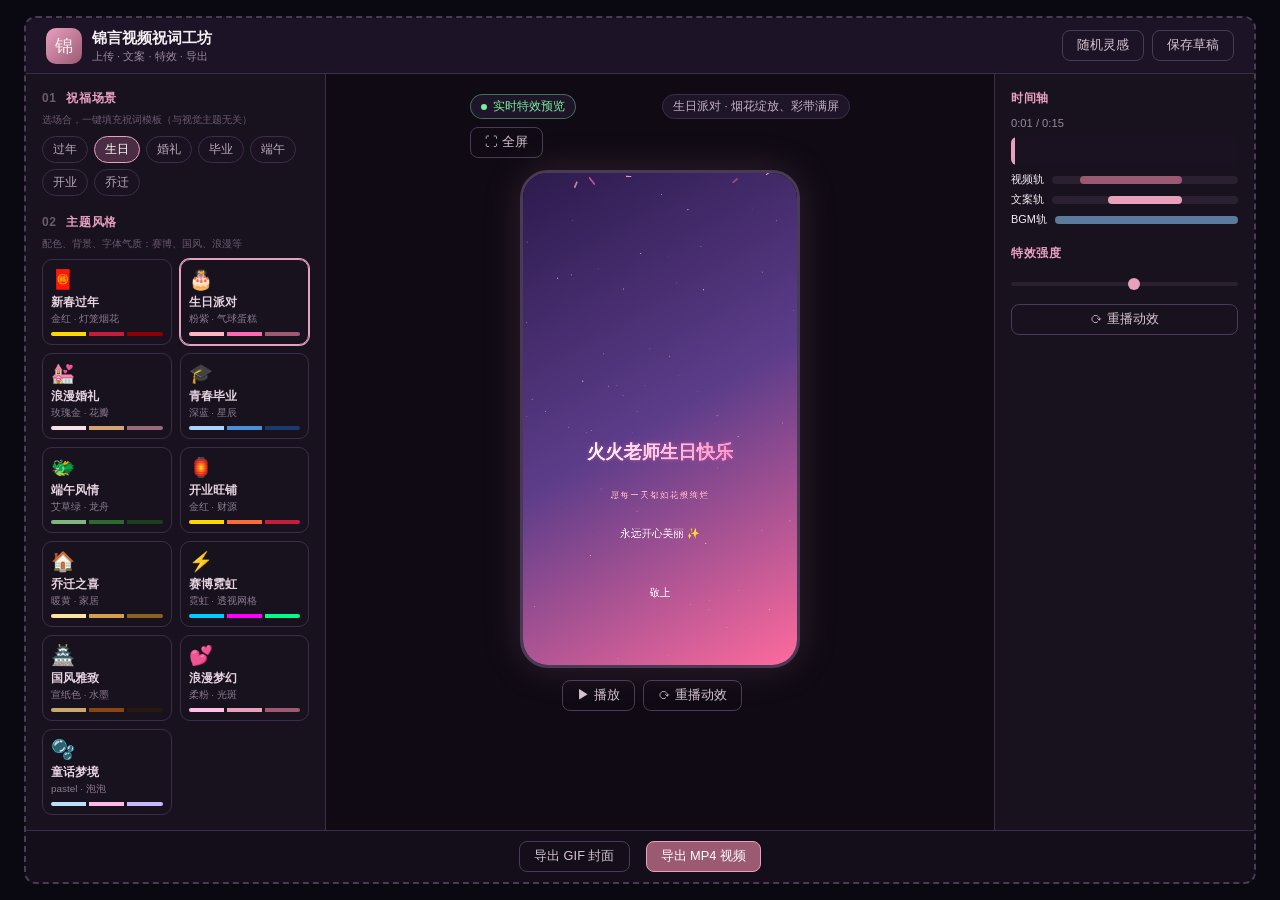
<file: index.html>
<!DOCTYPE html>
<html lang="zh-CN">
<head>
  <meta charset="UTF-8" />
  <meta name="viewport" content="width=device-width, initial-scale=1.0" />
  <title>锦言 · 视频祝词工坊</title>
  <style>
    * { box-sizing: border-box; margin: 0; padding: 0; }
    html, body {
      height: 100%;
      overflow: hidden;
    }
    body {
      font-family: "Segoe UI", "PingFang SC", "Microsoft YaHei", sans-serif;
      background: #0a0810;
      color: #f5eef2;
      padding: 16px 24px;
      display: flex;
      flex-direction: column;
    }
    .app-wrap {
      max-width: 1400px;
      margin: 0 auto;
      width: 100%;
      flex: 1;
      min-height: 0;
    }

    .app-frame {
      border: 2px dashed #4a3a55;
      border-radius: 12px;
      overflow: hidden;
      background: #120e16;
      height: 100%;
      min-height: 0;
      display: grid;
      grid-template-rows: 56px 1fr 52px;
      grid-template-columns: 300px 1fr 260px;
    }
    .header,
    .footer-bar {
      flex-shrink: 0;
    }
    .header {
      grid-column: 1 / -1;
      display: flex;
      align-items: center;
      justify-content: space-between;
      padding: 0 20px;
      background: rgba(30, 20, 40, 0.9);
      border-bottom: 1px solid #3d2d48;
    }
    .logo { display: flex; align-items: center; gap: 10px; }
    .logo-icon {
      width: 36px; height: 36px;
      background: linear-gradient(135deg, #e8a0bf, #9b5a72);
      border-radius: 10px;
      display: flex; align-items: center; justify-content: center;
      font-size: 1.1rem;
    }
    .logo span { font-size: 0.95rem; font-weight: 600; }
    .logo small { display: block; font-size: 0.7rem; color: #9a8a9e; font-weight: 400; }
    .header-actions { display: flex; gap: 8px; }
    .btn {
      padding: 6px 14px;
      border-radius: 8px;
      font-size: 0.8rem;
      border: 1px solid #4a3a55;
      background: transparent;
      color: #d4c4d0;
      cursor: pointer;
    }
    .btn:hover:not(:disabled) { border-color: #e8a0bf; color: #fff; }
    .btn:disabled { opacity: 0.5; cursor: not-allowed; }
    .btn-primary {
      background: #9b5a72;
      border-color: #e8a0bf;
      color: #fff;
    }

    .panel-left,
    .panel-right {
      min-height: 0;
      overflow-x: hidden;
      overflow-y: auto;
      overscroll-behavior: contain;
      scrollbar-width: thin;
      scrollbar-color: #6a4a6a #1a1220;
    }
    .panel-left::-webkit-scrollbar,
    .panel-right::-webkit-scrollbar {
      width: 8px;
    }
    .panel-left::-webkit-scrollbar-track,
    .panel-right::-webkit-scrollbar-track {
      background: #1a1220;
    }
    .panel-left::-webkit-scrollbar-thumb,
    .panel-right::-webkit-scrollbar-thumb {
      background: #5a4060;
      border-radius: 4px;
    }
    .panel-left::-webkit-scrollbar-thumb:hover,
    .panel-right::-webkit-scrollbar-thumb:hover {
      background: #e8a0bf;
    }
    .panel-left {
      padding: 16px;
      border-right: 1px solid #3d2d48;
      background: rgba(25, 18, 32, 0.95);
    }
    .panel-center {
      padding: 20px;
      display: flex;
      flex-direction: column;
      align-items: center;
      background: #0f0a14;
      min-height: 0;
      overflow: hidden;
    }
    .panel-right {
      padding: 16px;
      border-left: 1px solid #3d2d48;
      background: rgba(25, 18, 32, 0.85);
    }

    .block { margin-bottom: 18px; }
    .block h3 {
      font-size: 0.75rem;
      color: #e8a0bf;
      margin-bottom: 10px;
      letter-spacing: 0.05em;
    }
    .block h3 em {
      font-style: normal;
      color: #6a5a6e;
      margin-right: 6px;
    }
    .scene-tabs {
      display: flex;
      flex-wrap: wrap;
      gap: 6px;
    }
    .chip {
      padding: 5px 10px;
      font-size: 0.72rem;
      border-radius: 20px;
      border: 1px solid #3d2d48;
      background: #1a1220;
      color: #b8a8b8;
      cursor: pointer;
    }
    .chip.on { background: #4a2d42; border-color: #e8a0bf; color: #fff; }

    .line-item {
      border: 1px solid #3d2d48;
      border-radius: 8px;
      padding: 8px 10px;
      margin-bottom: 6px;
      font-size: 0.72rem;
    }
    .line-item summary {
      cursor: pointer;
      list-style: none;
      display: flex;
      justify-content: space-between;
      align-items: center;
    }
    .line-item summary::-webkit-details-marker { display: none; }
    .line-item strong { color: #e8d4e0; }
    .line-detail {
      margin-top: 8px;
      display: flex;
      flex-direction: column;
      gap: 6px;
    }
    .line-detail input[type="text"],
    .line-detail select,
    .digit-input {
      width: 100%;
      padding: 6px 8px;
      border-radius: 6px;
      border: 1px solid #3d2d48;
      background: #0f0a12;
      color: #e8d4e0;
      font-size: 0.72rem;
    }
    .digit-hint { font-size: 0.68rem; color: #6a5a6e; margin-top: 4px; }
    .digit-select {
      width: 100%;
      padding: 6px 8px;
      border-radius: 6px;
      border: 1px solid #3d2d48;
      background: #0f0a12;
      color: #e8d4e0;
      font-size: 0.72rem;
      margin-bottom: 6px;
    }
    .digit-opts { display: grid; grid-template-columns: 1fr 1fr; gap: 8px; margin-top: 8px; }
    .digit-opts label { font-size: 0.68rem; color: #9a8a9e; display: block; margin-bottom: 4px; }
    .line-add {
      border: 1px dashed #4a3a55;
      text-align: center;
      padding: 8px;
      cursor: pointer;
      color: #9a8a9e;
      border-radius: 8px;
      font-size: 0.72rem;
    }
    .line-add:hover { border-color: #e8a0bf; color: #e8a0bf; }

    .upload-box {
      border: 1px dashed #5a4a65;
      border-radius: 10px;
      padding: 12px;
      text-align: center;
      margin-bottom: 8px;
      font-size: 0.75rem;
      color: #9a8a9e;
      cursor: pointer;
    }
    .upload-box:hover { border-color: #e8a0bf; }
    .upload-box.ok { border-color: #7bed9f66; color: #7bed9f; }
    .upload-box .icon { font-size: 1.4rem; margin-bottom: 4px; }

    .ctrl-row {
      font-size: 0.7rem;
      color: #9a8a9e;
      margin: 8px 0 4px;
      display: flex;
      justify-content: space-between;
    }
    input[type="range"] {
      width: 100%;
      height: 4px;
      -webkit-appearance: none;
      background: #2a2030;
      border-radius: 2px;
      margin: 4px 0 8px;
    }
    input[type="range"]::-webkit-slider-thumb {
      -webkit-appearance: none;
      width: 12px; height: 12px;
      background: #e8a0bf;
      border-radius: 50%;
      cursor: pointer;
    }

    .fx-grid {
      display: grid;
      grid-template-columns: 1fr 1fr;
      gap: 8px;
    }
    .fx-card {
      border: 1px solid #3d2d48;
      border-radius: 10px;
      padding: 8px;
      font-size: 0.68rem;
      text-align: center;
      cursor: pointer;
    }
    .fx-card.on { border-color: #e8a0bf; box-shadow: 0 0 0 1px #e8a0bf; }
    .fx-thumb {
      height: 36px;
      background: linear-gradient(135deg, #2d1b4e, #5c3d8a);
      border-radius: 6px;
      margin-bottom: 6px;
    }
    .fx-card.cyber .fx-thumb {
      background: linear-gradient(135deg, #050508, #1a1030);
      border: 1px solid #00ccff44;
    }

    .theme-grid {
      display: grid;
      grid-template-columns: 1fr 1fr;
      gap: 8px;
    }
    .theme-card {
      border: 1px solid #3d2d48;
      border-radius: 10px;
      padding: 8px;
      font-size: 0.68rem;
      cursor: pointer;
      text-align: left;
    }
    .theme-card.on { border-color: #e8a0bf; box-shadow: 0 0 0 1px #e8a0bf; }
    .theme-card .theme-icon { font-size: 1.2rem; display: block; margin-bottom: 4px; }
    .theme-card strong { display: block; color: #e8d4e0; font-size: 0.72rem; margin-bottom: 2px; }
    .theme-card small { color: #8a7a8e; font-size: 0.62rem; }
    .theme-colors { display: flex; gap: 3px; margin-top: 6px; height: 4px; border-radius: 2px; overflow: hidden; }
    .theme-colors i { flex: 1; }
    .block-desc { font-size: 0.65rem; color: #6a5a6e; margin: -4px 0 8px; line-height: 1.4; }

    .preview-toolbar {
      width: 100%;
      max-width: 380px;
      display: flex;
      align-items: center;
      justify-content: space-between;
      flex-wrap: wrap;
      gap: 8px;
      margin-bottom: 12px;
      font-size: 0.72rem;
    }
    .badge {
      padding: 4px 10px;
      border-radius: 20px;
      background: #1f1528;
      border: 1px solid #3d2d48;
      color: #c4b4c4;
    }
    .badge.live { border-color: #7bed9f66; color: #7bed9f; }
    .badge.live::before {
      content: "";
      display: inline-block;
      width: 6px; height: 6px;
      background: #7bed9f;
      border-radius: 50%;
      margin-right: 6px;
      animation: pulse 1.2s infinite;
    }
    @keyframes pulse { 50% { opacity: 0.4; } }

    .phone-frame {
      width: 280px;
      height: 498px;
      border-radius: 28px;
      border: 3px solid #4a3a55;
      box-shadow: 0 0 40px rgba(232, 160, 191, 0.15), inset 0 0 60px rgba(0,0,0,0.4);
      overflow: hidden;
      position: relative;
      background: #0f0a12;
    }
    #preview-canvas {
      width: 100%;
      height: 100%;
      display: block;
    }

    .preview-actions {
      margin-top: 12px;
      display: flex;
      gap: 8px;
      font-size: 0.72rem;
    }

    .timeline {
      font-size: 0.7rem;
      color: #9a8a9e;
    }
    .tl-track {
      height: 28px;
      background: #1a1220;
      border-radius: 6px;
      margin: 8px 0;
      position: relative;
      overflow: hidden;
    }
    .tl-active {
      position: absolute;
      height: 100%;
      background: rgba(232, 160, 191, 0.25);
      border-left: 2px solid #e8a0bf;
      border-right: 2px solid #e8a0bf;
      pointer-events: none;
    }
    .tl-row {
      display: flex;
      align-items: center;
      gap: 8px;
      margin: 6px 0;
      font-size: 0.68rem;
    }
    .tl-bar {
      flex: 1;
      height: 8px;
      background: #2a2030;
      border-radius: 4px;
      position: relative;
    }
    .tl-bar span {
      position: absolute;
      height: 100%;
      border-radius: 4px;
      background: #9b5a72;
    }

    .footer-bar {
      grid-column: 1 / -1;
      display: flex;
      align-items: center;
      justify-content: center;
      gap: 16px;
      border-top: 1px solid #3d2d48;
      background: rgba(20, 14, 26, 0.95);
    }

    .toast {
      position: fixed;
      bottom: 24px;
      left: 50%;
      transform: translateX(-50%);
      padding: 10px 20px;
      background: #3d2548;
      border: 1px solid #e8a0bf;
      border-radius: 8px;
      font-size: 0.85rem;
      opacity: 0;
      transition: opacity 0.3s;
      pointer-events: none;
      z-index: 100;
    }
    .toast.show { opacity: 1; }

    .export-progress {
      font-size: 0.72rem;
      color: #7bed9f;
      margin-left: 8px;
    }

    #boot-warn {
      display: none;
      flex-shrink: 0;
      max-width: 1400px;
      margin: 0 auto 12px;
      width: 100%;
      padding: 12px 16px;
      background: #4a2030;
      border: 1px solid #e8a0bf;
      border-radius: 10px;
      font-size: 0.85rem;
      color: #ffd4e8;
      line-height: 1.5;
    }
    .file-protocol #boot-warn { display: block; }

    @media (max-width: 900px) {
      body { padding: 12px; }
      .app-frame {
        grid-template-columns: 1fr;
        grid-template-rows: 56px minmax(0, 38vh) 1fr minmax(0, 28vh) 52px;
      }
      .panel-left { max-height: none; }
      .panel-right { border-left: none; border-top: 1px solid #3d2d48; }
    }
  </style>
</head>
<body>
  <div id="boot-warn">
    ⚠️ 当前是直接打开本地 HTML，脚本无法加载，场景/预览/导出都不会工作。
    请在项目目录打开终端执行 <code>python -m http.server 8765</code>，再访问
    <a href="http://localhost:8765/" style="color:#7bed9f">http://localhost:8765/</a>
  </div>
  <div class="app-wrap">
    <div class="app-frame">
      <header class="header">
        <div class="logo">
          <div class="logo-icon">锦</div>
          <div>
            <span>锦言视频祝词工坊</span>
            <small>上传 · 文案 · 特效 · 导出</small>
          </div>
        </div>
        <div class="header-actions">
          <button type="button" class="btn" id="btn-random">随机灵感</button>
          <button type="button" class="btn" id="btn-draft">保存草稿</button>
        </div>
      </header>

      <aside class="panel-left">
        <div class="block">
          <h3><em>01</em> 祝福场景</h3>
          <p class="block-desc">选场合，一键填充祝词模板（与视觉主题无关）</p>
          <div class="scene-tabs" id="scene-tabs">
            <span class="chip" data-scene="newyear">过年</span>
            <span class="chip on" data-scene="birthday">生日</span>
            <span class="chip" data-scene="wedding">婚礼</span>
            <span class="chip" data-scene="graduate">毕业</span>
            <span class="chip" data-scene="festival">端午</span>
            <span class="chip" data-scene="business">开业</span>
            <span class="chip" data-scene="house">乔迁</span>
          </div>
        </div>
        <div class="block">
          <h3><em>02</em> 主题风格</h3>
          <p class="block-desc">配色、背景、字体气质：赛博、国风、浪漫等</p>
          <div class="theme-grid" id="theme-grid"></div>
        </div>
        <div class="block" id="digit-pop-block">
          <h3><em>03</em> 弹跳数字</h3>
          <div class="ctrl-row"><span>逐字弹出</span><span id="digit-count">0 位</span></div>
          <input type="text" class="digit-input" id="digit-input" placeholder="输入数字，如 1008、2026、18" maxlength="12" autocomplete="off" />
          <div class="digit-opts">
            <div>
              <label for="digit-entrance">出现方式</label>
              <select class="digit-select" id="digit-entrance"></select>
            </div>
            <div>
              <label for="digit-loop-effect">数字效果</label>
              <select class="digit-select" id="digit-loop-effect"></select>
            </div>
          </div>
          <p class="digit-hint">不输入则不显示数字；有数字时下方祝词会自动下移留出空隙</p>
        </div>
        <div class="block">
          <h3><em>04</em> 自定义文案</h3>
          <div id="text-lines">
            <details class="line-item open" open>
              <summary><strong>行1 · 标题</strong> 火火老师生日快乐 ▾</summary>
            </details>
            <details class="line-item open" open>
              <summary><strong>行2 · 副标题</strong> 愿每一天都如花般绚烂 ▾</summary>
            </details>
            <details class="line-item open" open>
              <summary><strong>行3 · 正文</strong> 永远开心美丽 ✨ ▾</summary>
            </details>
            <details class="line-item open" open>
              <summary><strong>行4 · 署名</strong> 敬上 ▾</summary>
            </details>
          </div>
          <div class="line-add" id="btn-add-line">+ 增加一行</div>
        </div>
        <div class="block">
          <h3><em>05</em> 媒体素材</h3>
          <input type="file" id="input-video" accept="video/mp4,video/webm,video/quicktime" hidden />
          <input type="file" id="input-audio" accept="audio/mpeg,audio/wav,audio/mp4,audio/*" hidden />
          <div class="upload-box" id="upload-video">
            <div class="icon">🎬</div>上传视频<br><small>mp4 / webm</small>
          </div>
          <div class="upload-box" id="upload-audio">
            <div class="icon">🎵</div>上传音乐<br><small>mp3 / wav</small>
          </div>
        </div>
        <div class="block">
          <h3><em>06</em> 视频调节</h3>
          <div class="ctrl-row"><span>裁剪入点</span><span id="val-trim-start">0:00</span></div>
          <input type="range" id="trim-start" min="0" max="100" value="0" />
          <div class="ctrl-row"><span>裁剪出点</span><span id="val-trim-end">0:15</span></div>
          <input type="range" id="trim-end" min="0" max="100" value="100" />
          <div class="ctrl-row"><span>视频音量</span><span id="val-vol-video">80%</span></div>
          <input type="range" id="vol-video" min="0" max="100" value="80" />
          <div class="ctrl-row"><span>BGM 音量</span><span id="val-vol-audio">70%</span></div>
          <input type="range" id="vol-audio" min="0" max="100" value="70" />
          <div class="ctrl-row"><span>视频透明度</span><span id="val-opacity">85%</span></div>
          <input type="range" id="video-opacity" min="0" max="100" value="85" />
          <label class="ctrl-row" style="cursor:pointer">
            <span>静音原声</span>
            <input type="checkbox" id="mute-original" />
          </label>
        </div>
        <div class="block">
          <h3><em>07</em> 装饰特效</h3>
          <p class="block-desc">粒子、烟花、彩带、闪光等，可叠加；主题只改外观</p>
          <div class="fx-grid" id="fx-grid">
            <div class="fx-card on" data-fx="fx-firework-burst">
              <div class="fx-thumb" style="background:#1a0500"></div>
              烟花绽放
            </div>
            <div class="fx-card on" data-fx="fx-confetti-classic">
              <div class="fx-thumb" style="background:#0d3320"></div>
              彩带满屏
            </div>
            <div class="fx-card on" data-fx="fx-particle-starfield">
              <div class="fx-thumb"></div>
              星空粒子
            </div>
            <div class="fx-card" data-fx="fx-aurora-bg">
              <div class="fx-thumb"></div>
              极光氛围
            </div>
            <div class="fx-card cyber" data-fx="fx-neon-grid">
              <div class="fx-thumb" style="background:linear-gradient(135deg,#050508,#1a1030);border:1px solid #00ccff44"></div>
              霓虹网格
            </div>
            <div class="fx-card" data-fx="fx-shockwave-flash">
              <div class="fx-thumb" style="background:#2a2030"></div>
              冲击波闪光
            </div>
          </div>
          <div class="ctrl-row" style="margin-top:10px"><span>特效层透明度</span><span id="val-fx-opacity">100%</span></div>
          <input type="range" id="fx-opacity" min="20" max="100" value="100" />
        </div>
      </aside>

      <main class="panel-center">
        <div class="preview-toolbar">
          <span class="badge live">实时特效预览</span>
          <span class="badge" id="badge-fx">生日派对 · 烟花</span>
          <button type="button" class="btn" id="btn-fullscreen">⛶ 全屏</button>
        </div>
        <div class="phone-frame" id="phone-frame">
          <canvas id="preview-canvas" width="720" height="1280"></canvas>
        </div>
        <div class="preview-actions">
          <button type="button" class="btn" id="btn-play">▶ 播放</button>
          <button type="button" class="btn" id="btn-replay-fx">⟳ 重播动效</button>
          <span class="export-progress" id="export-status"></span>
        </div>
      </main>

      <aside class="panel-right">
        <div class="block">
          <h3>时间轴</h3>
          <div class="timeline" id="timeline-label">00:00 / 00:15</div>
          <div class="tl-track"><div class="tl-active" id="tl-trim-visual"></div></div>
          <div class="tl-row">视频轨 <div class="tl-bar"><span id="tl-video-bar" style="left:15%;width:55%"></span></div></div>
          <div class="tl-row">文案轨 <div class="tl-bar"><span id="tl-text-bar" style="left:30%;width:40%;background:#e8a0bf"></span></div></div>
          <div class="tl-row">BGM轨 <div class="tl-bar"><span id="tl-bgm-bar" style="left:0;width:100%;background:#5c7a9b"></span></div></div>
        </div>
        <div class="block">
          <h3>特效强度</h3>
          <input type="range" id="fx-intensity" min="40" max="150" value="100" />
          <button type="button" class="btn" id="btn-replay-tl" style="width:100%;margin-top:10px">⟳ 重播动效</button>
        </div>
      </aside>

      <footer class="footer-bar">
        <button type="button" class="btn" id="btn-export-gif">导出 GIF 封面</button>
        <button type="button" class="btn btn-primary" id="btn-export">导出 MP4 视频</button>
      </footer>
    </div>
  </div>
  <div class="toast" id="toast"></div>
  <script>
    if (location.protocol === "file:") document.documentElement.classList.add("file-protocol");
  </script>
  <script type="module" src="app.js"></script>
</body>
</html>
</file>
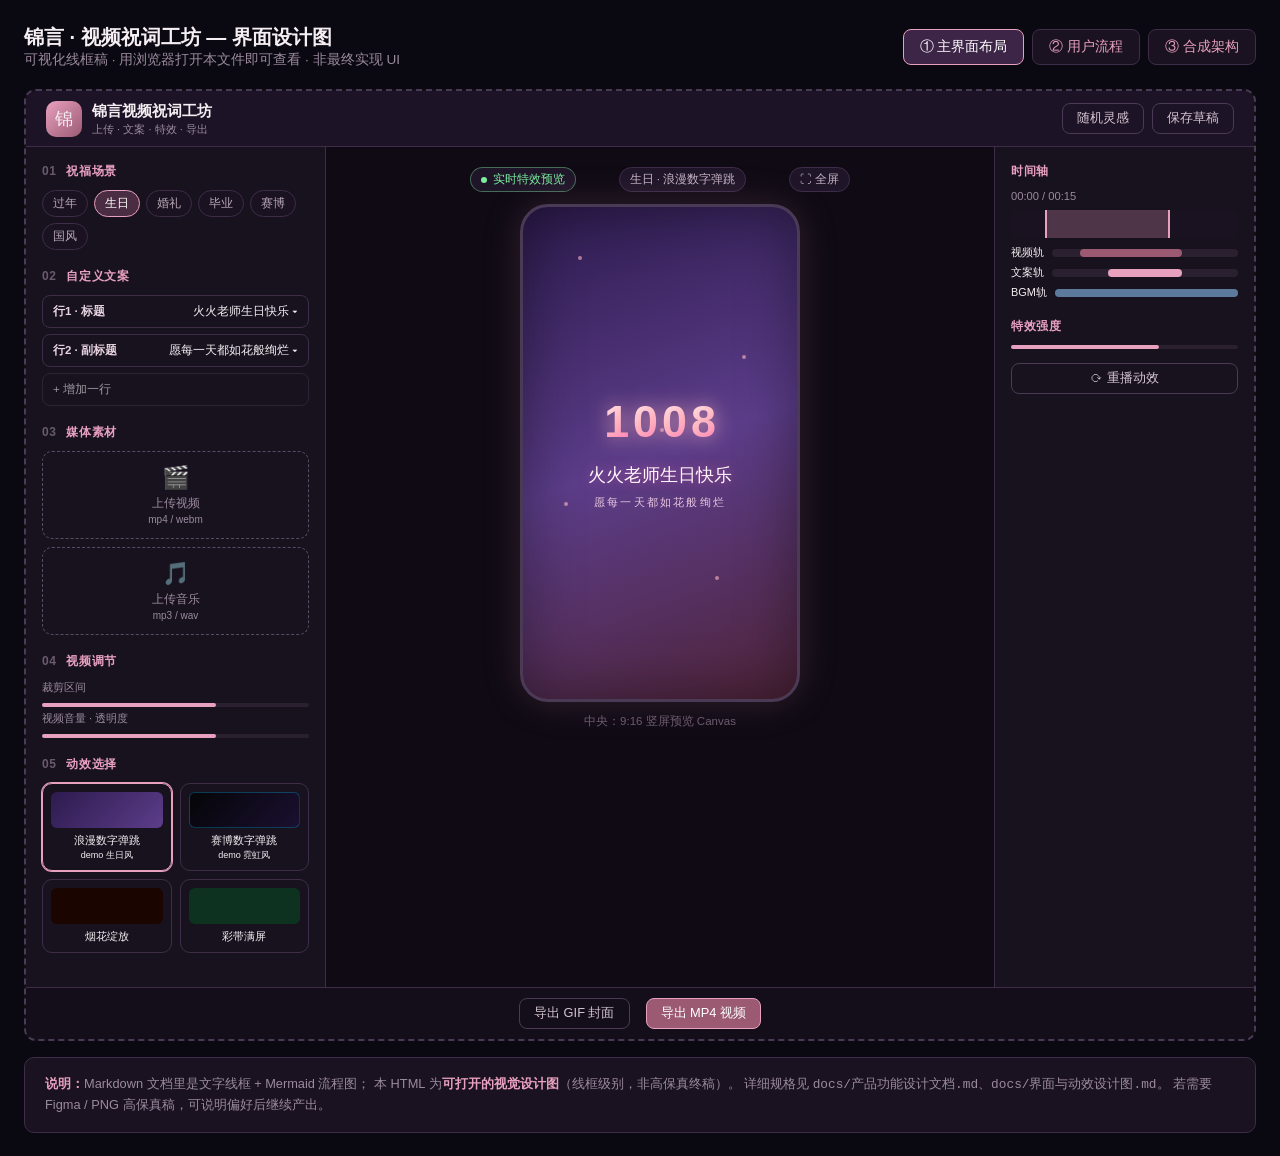
<file: docs/design-mockup.html>
<!DOCTYPE html>
<html lang="zh-CN">
<head>
  <meta charset="UTF-8" />
  <meta name="viewport" content="width=device-width, initial-scale=1.0" />
  <title>锦言 · 界面设计图（可交互线框）</title>
  <style>
    * { box-sizing: border-box; margin: 0; padding: 0; }
    body {
      font-family: "Segoe UI", "PingFang SC", "Microsoft YaHei", sans-serif;
      background: #0a0810;
      color: #f5eef2;
      min-height: 100vh;
      padding: 24px;
    }
    .doc-bar {
      max-width: 1400px;
      margin: 0 auto 20px;
      display: flex;
      align-items: center;
      justify-content: space-between;
      flex-wrap: wrap;
      gap: 12px;
    }
    .doc-bar h1 { font-size: 1.25rem; font-weight: 600; }
    .doc-bar p { font-size: 0.85rem; color: #9a8a9e; }
    .tabs {
      display: flex;
      gap: 8px;
    }
    .tabs button {
      padding: 8px 16px;
      border: 1px solid #3d2d48;
      background: #1a1220;
      color: #e8a0bf;
      border-radius: 8px;
      cursor: pointer;
      font-size: 0.85rem;
    }
    .tabs button.active {
      background: #3d2548;
      border-color: #e8a0bf;
      color: #fff;
    }
    .screen { display: none; max-width: 1400px; margin: 0 auto; }
    .screen.active { display: block; }

    /* —— 主界面 —— */
    .app-frame {
      border: 2px dashed #4a3a55;
      border-radius: 12px;
      overflow: hidden;
      background: #120e16;
      min-height: 720px;
      display: grid;
      grid-template-rows: 56px 1fr 52px;
      grid-template-columns: 300px 1fr 260px;
    }
    .header {
      grid-column: 1 / -1;
      display: flex;
      align-items: center;
      justify-content: space-between;
      padding: 0 20px;
      background: rgba(30, 20, 40, 0.9);
      border-bottom: 1px solid #3d2d48;
    }
    .logo { display: flex; align-items: center; gap: 10px; }
    .logo-icon {
      width: 36px; height: 36px;
      background: linear-gradient(135deg, #e8a0bf, #9b5a72);
      border-radius: 10px;
      display: flex; align-items: center; justify-content: center;
      font-size: 1.1rem;
    }
    .logo span { font-size: 0.95rem; font-weight: 600; }
    .logo small { display: block; font-size: 0.7rem; color: #9a8a9e; font-weight: 400; }
    .header-actions { display: flex; gap: 8px; }
    .btn {
      padding: 6px 14px;
      border-radius: 8px;
      font-size: 0.8rem;
      border: 1px solid #4a3a55;
      background: transparent;
      color: #d4c4d0;
      cursor: default;
    }
    .btn-primary {
      background: #9b5a72;
      border-color: #e8a0bf;
      color: #fff;
    }

    .panel-left {
      padding: 16px;
      border-right: 1px solid #3d2d48;
      background: rgba(25, 18, 32, 0.95);
      overflow-y: auto;
    }
    .panel-center {
      padding: 20px;
      display: flex;
      flex-direction: column;
      align-items: center;
      background: #0f0a14;
    }
    .panel-right {
      padding: 16px;
      border-left: 1px solid #3d2d48;
      background: rgba(25, 18, 32, 0.85);
    }

    .block { margin-bottom: 18px; }
    .block h3 {
      font-size: 0.75rem;
      color: #e8a0bf;
      margin-bottom: 10px;
      letter-spacing: 0.05em;
    }
    .block h3 em {
      font-style: normal;
      color: #6a5a6e;
      margin-right: 6px;
    }
    .scene-tabs {
      display: flex;
      flex-wrap: wrap;
      gap: 6px;
    }
    .chip {
      padding: 5px 10px;
      font-size: 0.72rem;
      border-radius: 20px;
      border: 1px solid #3d2d48;
      background: #1a1220;
      color: #b8a8b8;
    }
    .chip.on { background: #4a2d42; border-color: #e8a0bf; color: #fff; }
    .textarea-mock {
      width: 100%;
      height: 72px;
      border: 1px dashed #4a3a55;
      border-radius: 8px;
      padding: 10px;
      font-size: 0.75rem;
      color: #8a7a8e;
      background: #0f0a12;
    }
    .line-item {
      border: 1px solid #3d2d48;
      border-radius: 8px;
      padding: 8px 10px;
      margin-bottom: 6px;
      font-size: 0.72rem;
      display: flex;
      justify-content: space-between;
      align-items: center;
    }
    .line-item strong { color: #e8d4e0; }
    .upload-box {
      border: 1px dashed #5a4a65;
      border-radius: 10px;
      padding: 12px;
      text-align: center;
      margin-bottom: 8px;
      font-size: 0.75rem;
      color: #9a8a9e;
    }
    .upload-box .icon { font-size: 1.4rem; margin-bottom: 4px; }
    .slider-mock {
      height: 4px;
      background: #2a2030;
      border-radius: 2px;
      margin: 8px 0 4px;
      position: relative;
    }
    .slider-mock::after {
      content: "";
      position: absolute;
      left: 0; top: 0; height: 100%;
      width: 65%;
      background: #e8a0bf;
      border-radius: 2px;
    }
    .fx-grid {
      display: grid;
      grid-template-columns: 1fr 1fr;
      gap: 8px;
    }
    .fx-card {
      border: 1px solid #3d2d48;
      border-radius: 10px;
      padding: 8px;
      font-size: 0.68rem;
      text-align: center;
    }
    .fx-card.on { border-color: #e8a0bf; box-shadow: 0 0 0 1px #e8a0bf; }
    .fx-thumb {
      height: 36px;
      background: linear-gradient(135deg, #2d1b4e, #5c3d8a);
      border-radius: 6px;
      margin-bottom: 6px;
    }
    .fx-card.cyber .fx-thumb {
      background: linear-gradient(135deg, #050508, #1a1030);
      border: 1px solid #00ccff44;
    }

    .preview-toolbar {
      width: 100%;
      max-width: 380px;
      display: flex;
      align-items: center;
      justify-content: space-between;
      margin-bottom: 12px;
      font-size: 0.72rem;
    }
    .badge {
      padding: 4px 10px;
      border-radius: 20px;
      background: #1f1528;
      border: 1px solid #3d2d48;
      color: #c4b4c4;
    }
    .badge.live { border-color: #7bed9f66; color: #7bed9f; }
    .badge.live::before {
      content: "";
      display: inline-block;
      width: 6px; height: 6px;
      background: #7bed9f;
      border-radius: 50%;
      margin-right: 6px;
      animation: pulse 1.2s infinite;
    }
    @keyframes pulse { 50% { opacity: 0.4; } }

    .phone-frame {
      width: 280px;
      height: 498px;
      border-radius: 28px;
      border: 3px solid #4a3a55;
      box-shadow: 0 0 40px rgba(232, 160, 191, 0.15), inset 0 0 60px rgba(0,0,0,0.4);
      overflow: hidden;
      position: relative;
      background: linear-gradient(160deg, #2d1b4e, #5c3d8a, #ff6b9d44);
    }
    .phone-inner {
      position: absolute;
      inset: 0;
      display: flex;
      flex-direction: column;
      align-items: center;
      justify-content: center;
      padding: 24px;
      text-align: center;
    }
    .digit-row {
      display: flex;
      gap: 4px;
      font-size: 2.8rem;
      font-weight: 900;
      margin-bottom: 16px;
      text-shadow: 0 0 20px rgba(255, 182, 193, 0.8);
    }
    .digit-row span {
      background: linear-gradient(145deg, #fff, #ffb6c1, #ff69b4);
      -webkit-background-clip: text;
      background-clip: text;
      color: transparent;
    }
    .preview-title {
      font-size: 1.1rem;
      color: #fff5fb;
      margin-bottom: 8px;
      text-shadow: 0 0 12px rgba(255, 105, 180, 0.5);
    }
    .preview-sub { font-size: 0.7rem; color: rgba(255, 220, 240, 0.85); letter-spacing: 0.2em; }
    .particles {
      position: absolute;
      inset: 0;
      pointer-events: none;
      opacity: 0.6;
    }
    .particles i {
      position: absolute;
      width: 4px; height: 4px;
      background: #ffb6c1;
      border-radius: 50%;
    }
    .particles i:nth-child(1) { top: 10%; left: 20%; }
    .particles i:nth-child(2) { top: 30%; left: 80%; }
    .particles i:nth-child(3) { top: 60%; left: 15%; }
    .particles i:nth-child(4) { top: 75%; left: 70%; }
    .particles i:nth-child(5) { top: 45%; left: 50%; }

    .timeline {
      font-size: 0.7rem;
      color: #9a8a9e;
    }
    .tl-track {
      height: 28px;
      background: #1a1220;
      border-radius: 6px;
      margin: 8px 0;
      position: relative;
      overflow: hidden;
    }
    .tl-active {
      position: absolute;
      left: 15%; width: 55%; height: 100%;
      background: rgba(232, 160, 191, 0.25);
      border-left: 2px solid #e8a0bf;
      border-right: 2px solid #e8a0bf;
    }
    .tl-row {
      display: flex;
      align-items: center;
      gap: 8px;
      margin: 6px 0;
      font-size: 0.68rem;
    }
    .tl-bar {
      flex: 1;
      height: 8px;
      background: #2a2030;
      border-radius: 4px;
      position: relative;
    }
    .tl-bar span {
      position: absolute;
      height: 100%;
      border-radius: 4px;
      background: #9b5a72;
    }

    .footer-bar {
      grid-column: 1 / -1;
      display: flex;
      align-items: center;
      justify-content: center;
      gap: 16px;
      border-top: 1px solid #3d2d48;
      background: rgba(20, 14, 26, 0.95);
    }

    .anno {
      max-width: 1400px;
      margin: 16px auto 0;
      padding: 16px 20px;
      background: #1a1220;
      border: 1px solid #3d2d48;
      border-radius: 10px;
      font-size: 0.8rem;
      color: #9a8a9e;
      line-height: 1.6;
    }
    .anno strong { color: #e8a0bf; }

    /* —— 流程图屏 —— */
    .flow-wrap {
      background: #120e16;
      border: 2px dashed #4a3a55;
      border-radius: 12px;
      padding: 32px;
    }
    .flow-steps {
      display: flex;
      flex-wrap: wrap;
      align-items: center;
      justify-content: center;
      gap: 8px;
    }
    .flow-node {
      padding: 14px 20px;
      background: #1f1528;
      border: 1px solid #4a3a55;
      border-radius: 10px;
      font-size: 0.85rem;
      text-align: center;
      min-width: 100px;
    }
    .flow-node.highlight {
      border-color: #e8a0bf;
      background: #3d2548;
    }
    .flow-arrow { color: #6a5a6e; font-size: 1.2rem; }

    .arch-grid {
      display: grid;
      grid-template-columns: repeat(3, 1fr);
      gap: 16px;
      margin-top: 24px;
    }
    @media (max-width: 900px) {
      .arch-grid { grid-template-columns: 1fr; }
      .app-frame {
        grid-template-columns: 1fr;
        grid-template-rows: auto auto 1fr auto auto;
      }
      .panel-right { border-left: none; border-top: 1px solid #3d2d48; }
    }

    .arch-col {
      border: 1px solid #3d2d48;
      border-radius: 10px;
      padding: 16px;
      background: #1a1220;
    }
    .arch-col h4 {
      font-size: 0.8rem;
      color: #e8a0bf;
      margin-bottom: 12px;
      padding-bottom: 8px;
      border-bottom: 1px solid #3d2d48;
    }
    .arch-item {
      padding: 8px 12px;
      margin: 6px 0;
      background: #0f0a12;
      border-radius: 6px;
      font-size: 0.75rem;
      border-left: 3px solid #9b5a72;
    }
    .arch-item.fx { border-left-color: #00ccff; }
    .arch-item.out { border-left-color: #7bed9f; }
  </style>
</head>
<body>
  <div class="doc-bar">
    <div>
      <h1>锦言 · 视频祝词工坊 — 界面设计图</h1>
      <p>可视化线框稿 · 用浏览器打开本文件即可查看 · 非最终实现 UI</p>
    </div>
    <div class="tabs">
      <button type="button" class="active" data-screen="main">① 主界面布局</button>
      <button type="button" data-screen="flow">② 用户流程</button>
      <button type="button" data-screen="arch">③ 合成架构</button>
    </div>
  </div>

  <!-- 主界面 -->
  <div id="screen-main" class="screen active">
    <div class="app-frame">
      <header class="header">
        <div class="logo">
          <div class="logo-icon">锦</div>
          <div>
            <span>锦言视频祝词工坊</span>
            <small>上传 · 文案 · 特效 · 导出</small>
          </div>
        </div>
        <div class="header-actions">
          <button type="button" class="btn">随机灵感</button>
          <button type="button" class="btn">保存草稿</button>
        </div>
      </header>

      <aside class="panel-left">
        <div class="block">
          <h3><em>01</em> 祝福场景</h3>
          <div class="scene-tabs">
            <span class="chip">过年</span>
            <span class="chip on">生日</span>
            <span class="chip">婚礼</span>
            <span class="chip">毕业</span>
            <span class="chip">赛博</span>
            <span class="chip">国风</span>
          </div>
        </div>
        <div class="block">
          <h3><em>02</em> 自定义文案</h3>
          <div class="line-item"><strong>行1 · 标题</strong> 火火老师生日快乐 ▾</div>
          <div class="line-item"><strong>行2 · 副标题</strong> 愿每一天都如花般绚烂 ▾</div>
          <div class="line-item" style="opacity:0.6">+ 增加一行</div>
        </div>
        <div class="block">
          <h3><em>03</em> 媒体素材</h3>
          <div class="upload-box"><div class="icon">🎬</div>上传视频<br><small>mp4 / webm</small></div>
          <div class="upload-box"><div class="icon">🎵</div>上传音乐<br><small>mp3 / wav</small></div>
        </div>
        <div class="block">
          <h3><em>04</em> 视频调节</h3>
          <div style="font-size:0.7rem;color:#9a8a9e;margin-bottom:4px">裁剪区间</div>
          <div class="slider-mock"></div>
          <div style="font-size:0.7rem;color:#9a8a9e">视频音量 · 透明度</div>
          <div class="slider-mock" style="margin-top:8px"></div>
        </div>
        <div class="block">
          <h3><em>05</em> 动效选择</h3>
          <div class="fx-grid">
            <div class="fx-card on">
              <div class="fx-thumb"></div>
              浪漫数字弹跳<br><small>demo 生日风</small>
            </div>
            <div class="fx-card cyber">
              <div class="fx-thumb"></div>
              赛博数字弹跳<br><small>demo 霓虹风</small>
            </div>
            <div class="fx-card"><div class="fx-thumb" style="background:#1a0500"></div>烟花绽放</div>
            <div class="fx-card"><div class="fx-thumb" style="background:#0d3320"></div>彩带满屏</div>
          </div>
        </div>
      </aside>

      <main class="panel-center">
        <div class="preview-toolbar">
          <span class="badge live">实时特效预览</span>
          <span class="badge">生日 · 浪漫数字弹跳</span>
          <span class="badge">⛶ 全屏</span>
        </div>
        <div class="phone-frame">
          <div class="particles">
            <i></i><i></i><i></i><i></i><i></i>
          </div>
          <div class="phone-inner">
            <div class="digit-row">
              <span>1</span><span>0</span><span>0</span><span>8</span>
            </div>
            <p class="preview-title">火火老师生日快乐</p>
            <p class="preview-sub">愿每一天都如花般绚烂</p>
          </div>
        </div>
        <p style="margin-top:12px;font-size:0.72rem;color:#6a5a6e">中央：9:16 竖屏预览 Canvas</p>
      </main>

      <aside class="panel-right">
        <div class="block">
          <h3>时间轴</h3>
          <div class="timeline">00:00 / 00:15</div>
          <div class="tl-track"><div class="tl-active"></div></div>
          <div class="tl-row">视频轨 <div class="tl-bar"><span style="left:15%;width:55%"></span></div></div>
          <div class="tl-row">文案轨 <div class="tl-bar"><span style="left:30%;width:40%;background:#e8a0bf"></span></div></div>
          <div class="tl-row">BGM轨 <div class="tl-bar"><span style="left:0;width:100%;background:#5c7a9b"></span></div></div>
        </div>
        <div class="block">
          <h3>特效强度</h3>
          <div class="slider-mock"></div>
          <button type="button" class="btn" style="width:100%;margin-top:10px">⟳ 重播动效</button>
        </div>
      </aside>

      <footer class="footer-bar">
        <button type="button" class="btn">导出 GIF 封面</button>
        <button type="button" class="btn btn-primary">导出 MP4 视频</button>
      </footer>
    </div>
  </div>

  <!-- 用户流程 -->
  <div id="screen-flow" class="screen">
    <div class="flow-wrap">
      <p style="text-align:center;margin-bottom:24px;color:#9a8a9e;font-size:0.9rem">用户主流程（从进入到导出）</p>
      <div class="flow-steps">
        <div class="flow-node">开始</div>
        <span class="flow-arrow">→</span>
        <div class="flow-node">选择场景/风格</div>
        <span class="flow-arrow">→</span>
        <div class="flow-node highlight">编辑多行文案</div>
        <span class="flow-arrow">→</span>
        <div class="flow-node">上传视频</div>
        <span class="flow-arrow">→</span>
        <div class="flow-node">裁剪/调音量</div>
        <span class="flow-arrow">→</span>
        <div class="flow-node">上传 BGM</div>
        <span class="flow-arrow">→</span>
        <div class="flow-node highlight">选择动效包</div>
        <span class="flow-arrow">→</span>
        <div class="flow-node">实时预览</div>
        <span class="flow-arrow">→</span>
        <div class="flow-node" style="border-color:#7bed9f">导出视频</div>
      </div>
    </div>
  </div>

  <!-- 合成架构 -->
  <div id="screen-arch" class="screen">
    <div class="flow-wrap">
      <p style="text-align:center;margin-bottom:8px;color:#9a8a9e;font-size:0.9rem">Canvas 合成管线（自下而上叠层）</p>
      <div class="arch-grid">
        <div class="arch-col">
          <h4>输入层</h4>
          <div class="arch-item">HTMLVideo 底视频</div>
          <div class="arch-item">Audio 原声 + BGM</div>
          <div class="arch-item">TextLine × N 文案</div>
          <div class="arch-item fx">EffectsEngine 粒子/数字动效</div>
        </div>
        <div class="arch-col">
          <h4>合成层（单 Canvas）</h4>
          <div class="arch-item">L0 背景渐变 / 极光</div>
          <div class="arch-item">L1 视频 drawImage + 透明度</div>
          <div class="arch-item fx">L2 烟花 / 彩带 / 数字弹跳</div>
          <div class="arch-item">L3 多行祝词 + 动画</div>
        </div>
        <div class="arch-col">
          <h4>输出层</h4>
          <div class="arch-item out">屏幕实时预览 30fps</div>
          <div class="arch-item out">MediaRecorder 导出 MP4/WebM</div>
          <div class="arch-item out">导出后 resumeLivePreview</div>
        </div>
      </div>
    </div>
  </div>

  <p class="anno">
    <strong>说明：</strong>Markdown 文档里是文字线框 + Mermaid 流程图；
    本 HTML 为<strong>可打开的视觉设计图</strong>（线框级别，非高保真终稿）。
    详细规格见 <code>docs/产品功能设计文档.md</code>、<code>docs/界面与动效设计图.md</code>。
    若需要 Figma / PNG 高保真稿，可说明偏好后继续产出。
  </p>

  <script>
    document.querySelectorAll(".tabs button").forEach((btn) => {
      btn.addEventListener("click", () => {
        document.querySelectorAll(".tabs button").forEach((b) => b.classList.remove("active"));
        document.querySelectorAll(".screen").forEach((s) => s.classList.remove("active"));
        btn.classList.add("active");
        document.getElementById("screen-" + btn.dataset.screen).classList.add("active");
      });
    });
  </script>
</body>
</html>
</file>
